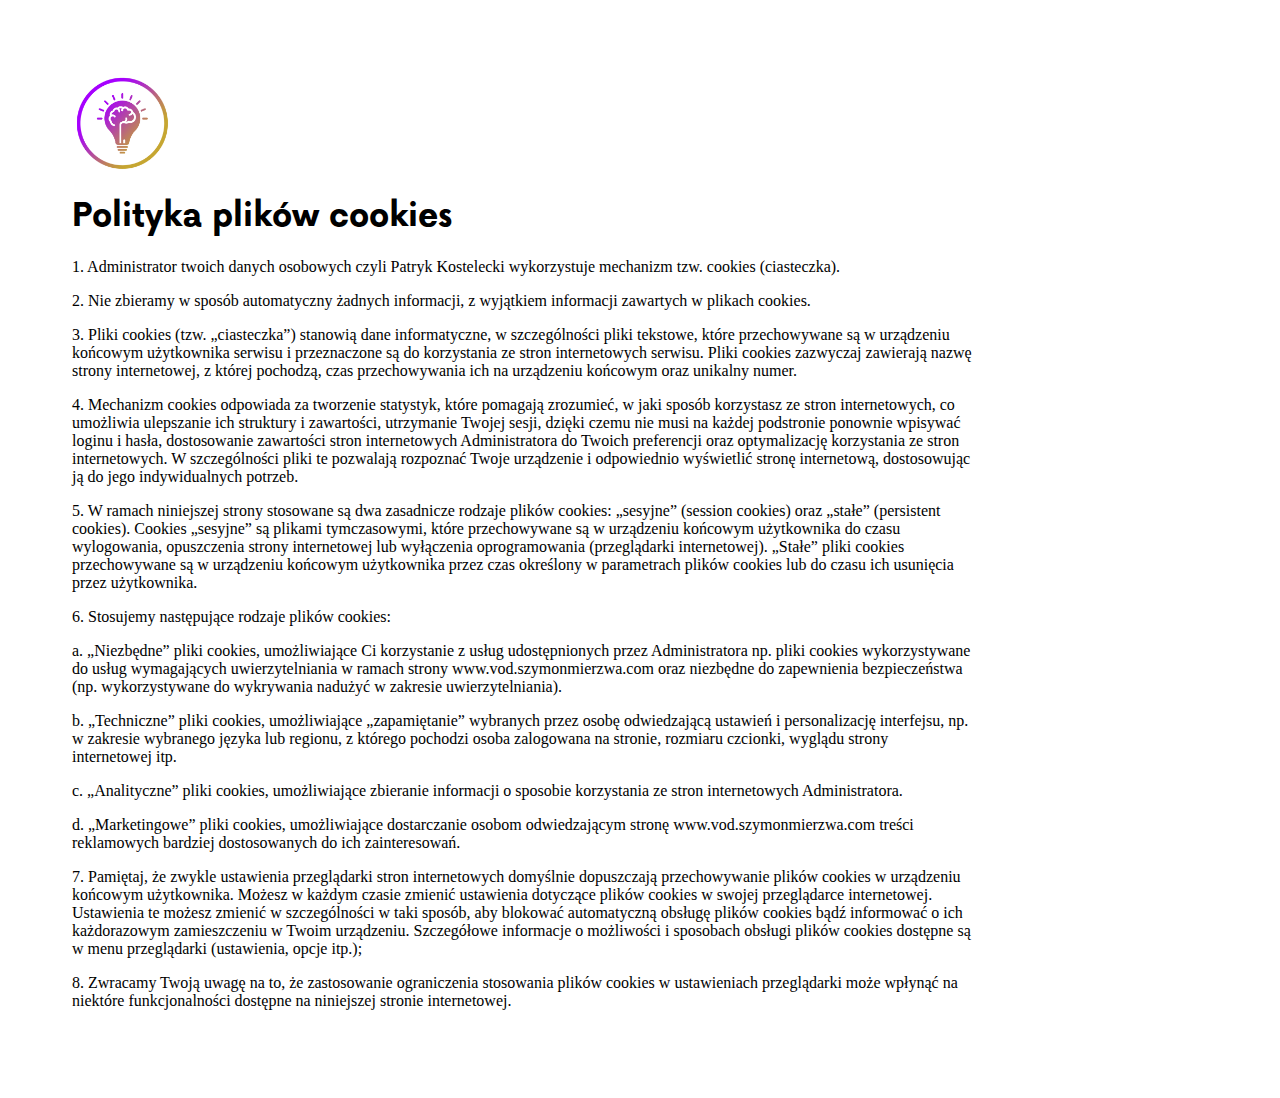
<file: cookiepolicy.html>
<!DOCTYPE html>
<html lang="en">
  <head>
    <meta charset="UTF-8" />
    <meta http-equiv="X-UA-Compatible" content="IE=edge" />
    <meta name="viewport" content="width=device-width, initial-scale=1.0" />
    <title>Cookie Policy</title>
    <link rel="stylesheet" href="policy-styles.css" />
  </head>
  <header>
    <a href="./index.html"
      ><img src="./images/logo.png" alt="link do strony głównej"
    /></a>
  </header>
  <body>
    <h1>Polityka plików cookies</h1>
    <p>
      1. Administrator twoich danych osobowych czyli Patryk Kostelecki
      wykorzystuje mechanizm tzw. cookies (ciasteczka).
    </p>
    <p>
      2. Nie zbieramy w sposób automatyczny żadnych informacji, z wyjątkiem
      informacji zawartych w plikach cookies.
    </p>
    <p>
      3. Pliki cookies (tzw. „ciasteczka”) stanowią dane informatyczne, w
      szczególności pliki tekstowe, które przechowywane są w urządzeniu końcowym
      użytkownika serwisu i przeznaczone są do korzystania ze stron
      internetowych serwisu. Pliki cookies zazwyczaj zawierają nazwę strony
      internetowej, z której pochodzą, czas przechowywania ich na urządzeniu
      końcowym oraz unikalny numer.
    </p>
    <p>
      4. Mechanizm cookies odpowiada za tworzenie statystyk, które pomagają
      zrozumieć, w jaki sposób korzystasz ze stron internetowych, co umożliwia
      ulepszanie ich struktury i zawartości, utrzymanie Twojej sesji, dzięki
      czemu nie musi na każdej podstronie ponownie wpisywać loginu i hasła,
      dostosowanie zawartości stron internetowych Administratora do Twoich
      preferencji oraz optymalizację korzystania ze stron internetowych. W
      szczególności pliki te pozwalają rozpoznać Twoje urządzenie i odpowiednio
      wyświetlić stronę internetową, dostosowując ją do jego indywidualnych
      potrzeb.
    </p>
    <p>
      5. W ramach niniejszej strony stosowane są dwa zasadnicze rodzaje plików
      cookies: „sesyjne” (session cookies) oraz „stałe” (persistent cookies).
      Cookies „sesyjne” są plikami tymczasowymi, które przechowywane są w
      urządzeniu końcowym użytkownika do czasu wylogowania, opuszczenia strony
      internetowej lub wyłączenia oprogramowania (przeglądarki internetowej).
      „Stałe” pliki cookies przechowywane są w urządzeniu końcowym użytkownika
      przez czas określony w parametrach plików cookies lub do czasu ich
      usunięcia przez użytkownika.
    </p>
    <p>6. Stosujemy następujące rodzaje plików cookies:</p>
    <p>
      a. „Niezbędne” pliki cookies, umożliwiające Ci korzystanie z usług
      udostępnionych przez Administratora np. pliki cookies wykorzystywane do
      usług wymagających uwierzytelniania w ramach strony
      www.vod.szymonmierzwa.com oraz niezbędne do zapewnienia bezpieczeństwa
      (np. wykorzystywane do wykrywania nadużyć w zakresie uwierzytelniania).
    </p>
    <p>
      b. „Techniczne” pliki cookies, umożliwiające „zapamiętanie” wybranych
      przez osobę odwiedzającą ustawień i personalizację interfejsu, np. w
      zakresie wybranego języka lub regionu, z którego pochodzi osoba zalogowana
      na stronie, rozmiaru czcionki, wyglądu strony internetowej itp.
    </p>
    <p>
      c. „Analityczne” pliki cookies, umożliwiające zbieranie informacji o
      sposobie korzystania ze stron internetowych Administratora.
    </p>
    <p>
      d. „Marketingowe” pliki cookies, umożliwiające dostarczanie osobom
      odwiedzającym stronę www.vod.szymonmierzwa.com treści reklamowych bardziej
      dostosowanych do ich zainteresowań.
    </p>

    <p>
      7. Pamiętaj, że zwykle ustawienia przeglądarki stron internetowych
      domyślnie dopuszczają przechowywanie plików cookies w urządzeniu końcowym
      użytkownika. Możesz w każdym czasie zmienić ustawienia dotyczące plików
      cookies w swojej przeglądarce internetowej. Ustawienia te możesz zmienić w
      szczególności w taki sposób, aby blokować automatyczną obsługę plików
      cookies bądź informować o ich każdorazowym zamieszczeniu w Twoim
      urządzeniu. Szczegółowe informacje o możliwości i sposobach obsługi plików
      cookies dostępne są w menu przeglądarki (ustawienia, opcje itp.);
    </p>
    <p>
      8. Zwracamy Twoją uwagę na to, że zastosowanie ograniczenia stosowania
      plików cookies w ustawieniach przeglądarki może wpłynąć na niektóre
      funkcjonalności dostępne na niniejszej stronie internetowej.
    </p>
  </body>
</html>
</file>
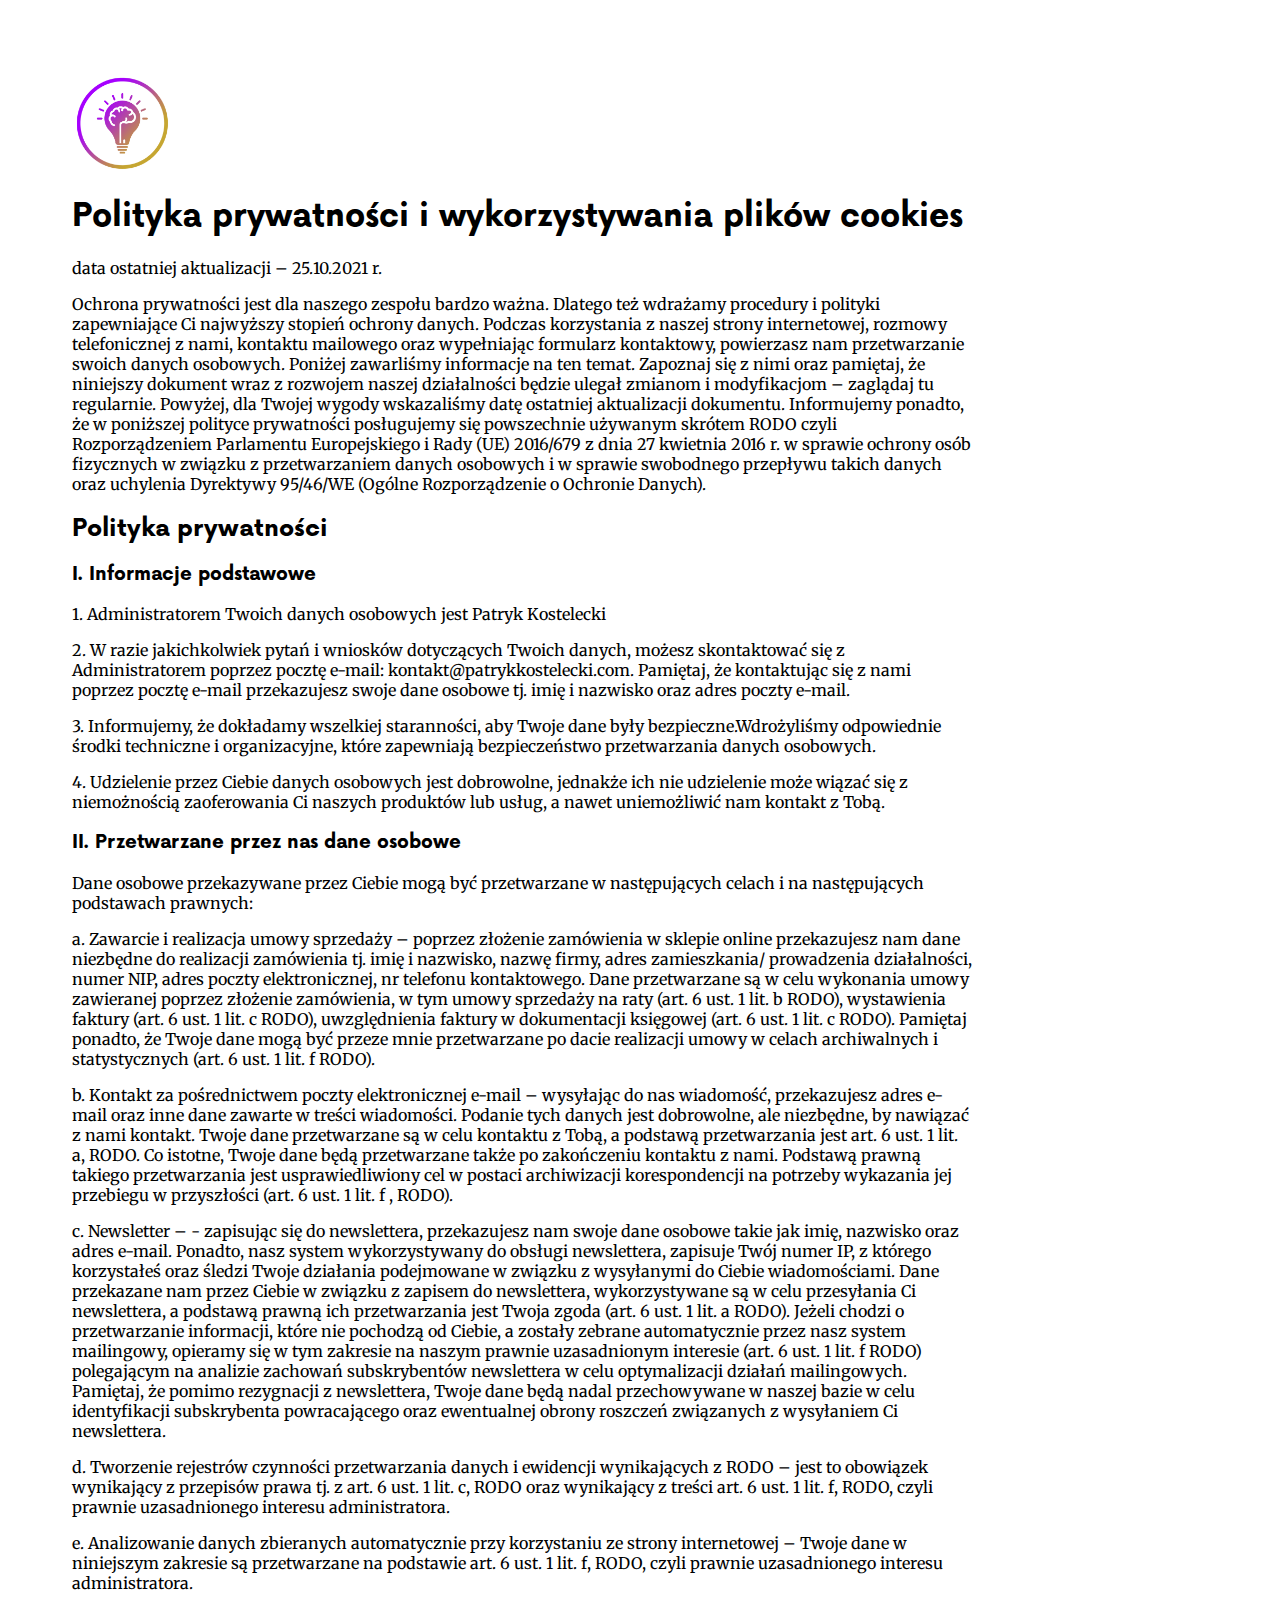
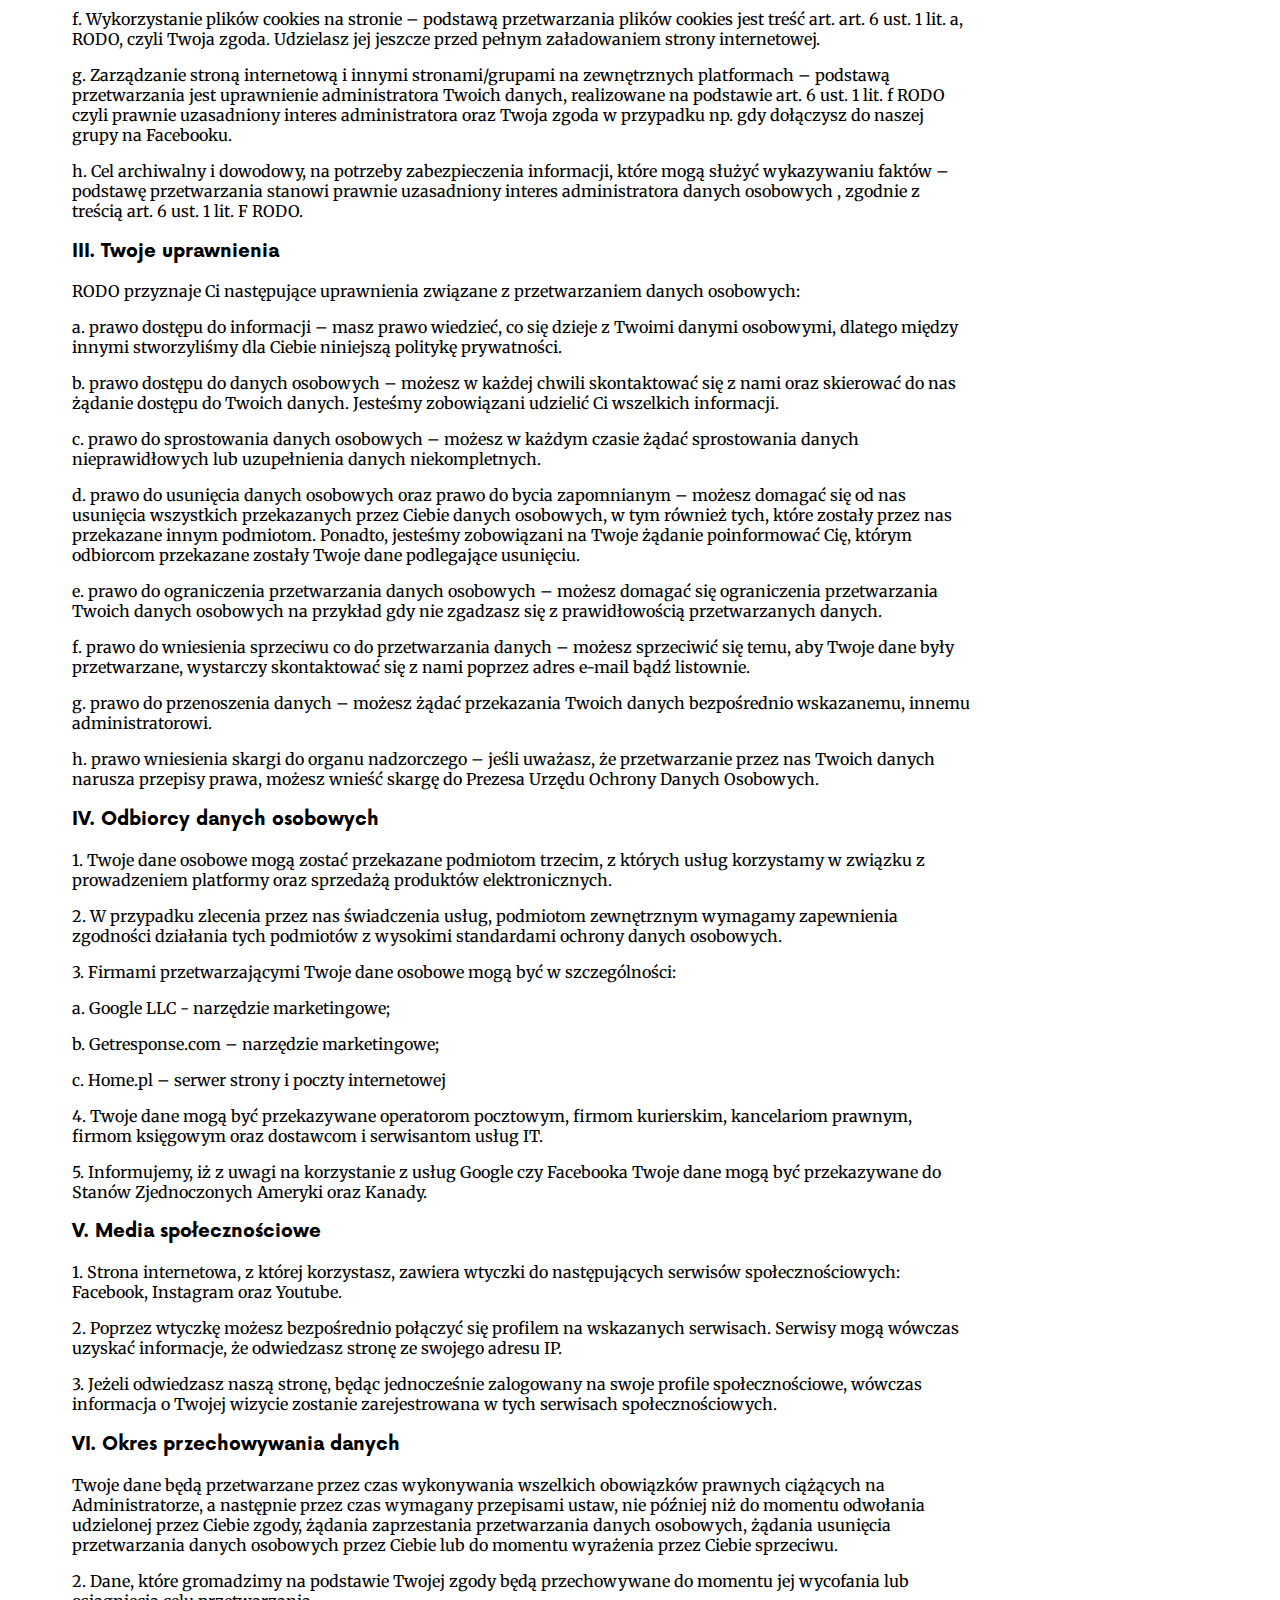
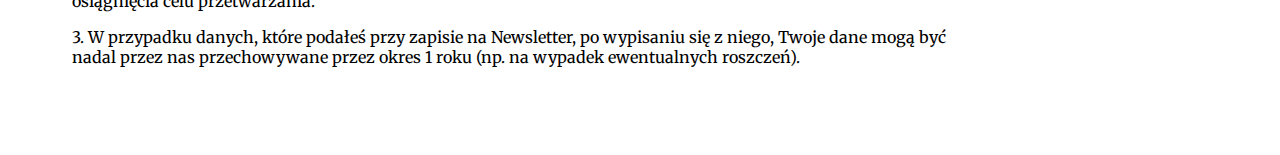
<file: privacypolicy.html>
<!DOCTYPE html>
<html lang="en">
  <head>
    <meta charset="UTF-8" />
    <meta http-equiv="X-UA-Compatible" content="IE=edge" />
    <meta name="viewport" content="width=device-width, initial-scale=1.0" />
    <title>Polityka prywatności</title>
    <link rel="stylesheet" href="policy-styles.css" />

    <link rel="preconnect" href="https://fonts.googleapis.com" />
    <link rel="preconnect" href="https://fonts.gstatic.com" crossorigin />
    <link
      href="https://fonts.googleapis.com/css2?family=Merriweather:wght@300;400&display=swap"
      rel="stylesheet"
    />
  </head>
  <header>
    <a href="./index.html"
      ><img src="./images/logo.png" alt="link do strony głównej"
    /></a>
  </header>
  <body>
    <h1>Polityka prywatności i wykorzystywania plików cookies</h1>
    <p>data ostatniej aktualizacji – 25.10.2021 r.</p>
    <p></p>
    <p>
      Ochrona prywatności jest dla naszego zespołu bardzo ważna. Dlatego też
      wdrażamy procedury i polityki zapewniające Ci najwyższy stopień ochrony
      danych. Podczas korzystania z naszej strony internetowej, rozmowy
      telefonicznej z nami, kontaktu mailowego oraz wypełniając formularz
      kontaktowy, powierzasz nam przetwarzanie swoich danych osobowych. Poniżej
      zawarliśmy informacje na ten temat. Zapoznaj się z nimi oraz pamiętaj, że
      niniejszy dokument wraz z rozwojem naszej działalności będzie ulegał
      zmianom i modyfikacjom – zaglądaj tu regularnie. Powyżej, dla Twojej
      wygody wskazaliśmy datę ostatniej aktualizacji dokumentu. Informujemy
      ponadto, że w poniższej polityce prywatności posługujemy się powszechnie
      używanym skrótem RODO czyli Rozporządzeniem Parlamentu Europejskiego i
      Rady (UE) 2016/679 z dnia 27 kwietnia 2016 r. w sprawie ochrony osób
      fizycznych w związku z przetwarzaniem danych osobowych i w sprawie
      swobodnego przepływu takich danych oraz uchylenia Dyrektywy 95/46/WE
      (Ogólne Rozporządzenie o Ochronie Danych).
    </p>

    <p></p>

    <h2>Polityka prywatności</h2>

    <h3>I. Informacje podstawowe</h3>
    <p>1. Administratorem Twoich danych osobowych jest Patryk Kostelecki</p>
    <p>
      2. W razie jakichkolwiek pytań i wniosków dotyczących Twoich danych,
      możesz skontaktować się z Administratorem poprzez pocztę e-mail:
      kontakt@patrykkostelecki.com. Pamiętaj, że kontaktując się z nami poprzez
      pocztę e-mail przekazujesz swoje dane osobowe tj. imię i nazwisko oraz
      adres poczty e-mail.
    </p>
    <p>
      3. Informujemy, że dokładamy wszelkiej staranności, aby Twoje dane były
      bezpieczne.Wdrożyliśmy odpowiednie środki techniczne i organizacyjne,
      które zapewniają bezpieczeństwo przetwarzania danych osobowych.
    </p>
    <p>
      4. Udzielenie przez Ciebie danych osobowych jest dobrowolne, jednakże ich
      nie udzielenie może wiązać się z niemożnością zaoferowania Ci naszych
      produktów lub usług, a nawet uniemożliwić nam kontakt z Tobą.
    </p>

    <h3>II. Przetwarzane przez nas dane osobowe</h3>
    <p>
      Dane osobowe przekazywane przez Ciebie mogą być przetwarzane w
      następujących celach i na następujących podstawach prawnych:
    </p>
    <p>
      a. Zawarcie i realizacja umowy sprzedaży – poprzez złożenie zamówienia w
      sklepie online przekazujesz nam dane niezbędne do realizacji zamówienia
      tj. imię i nazwisko, nazwę firmy, adres zamieszkania/ prowadzenia
      działalności, numer NIP, adres poczty elektronicznej, nr telefonu
      kontaktowego. Dane przetwarzane są w celu wykonania umowy zawieranej
      poprzez złożenie zamówienia, w tym umowy sprzedaży na raty (art. 6 ust. 1
      lit. b RODO), wystawienia faktury (art. 6 ust. 1 lit. c RODO),
      uwzględnienia faktury w dokumentacji księgowej (art. 6 ust. 1 lit. c
      RODO). Pamiętaj ponadto, że Twoje dane mogą być przeze mnie przetwarzane
      po dacie realizacji umowy w celach archiwalnych i statystycznych (art. 6
      ust. 1 lit. f RODO).
    </p>
    <p>
      b. Kontakt za pośrednictwem poczty elektronicznej e-mail – wysyłając do
      nas wiadomość, przekazujesz adres e-mail oraz inne dane zawarte w treści
      wiadomości. Podanie tych danych jest dobrowolne, ale niezbędne, by
      nawiązać z nami kontakt. Twoje dane przetwarzane są w celu kontaktu z
      Tobą, a podstawą przetwarzania jest art. 6 ust. 1 lit. a, RODO. Co
      istotne, Twoje dane będą przetwarzane także po zakończeniu kontaktu z
      nami. Podstawą prawną takiego przetwarzania jest usprawiedliwiony cel w
      postaci archiwizacji korespondencji na potrzeby wykazania jej przebiegu w
      przyszłości (art. 6 ust. 1 lit. f , RODO).
    </p>
    <p>
      c. Newsletter – - zapisując się do newslettera, przekazujesz nam swoje
      dane osobowe takie jak imię, nazwisko oraz adres e-mail. Ponadto, nasz
      system wykorzystywany do obsługi newslettera, zapisuje Twój numer IP, z
      którego korzystałeś oraz śledzi Twoje działania podejmowane w związku z
      wysyłanymi do Ciebie wiadomościami. Dane przekazane nam przez Ciebie w
      związku z zapisem do newslettera, wykorzystywane są w celu przesyłania Ci
      newslettera, a podstawą prawną ich przetwarzania jest Twoja zgoda (art. 6
      ust. 1 lit. a RODO). Jeżeli chodzi o przetwarzanie informacji, które nie
      pochodzą od Ciebie, a zostały zebrane automatycznie przez nasz system
      mailingowy, opieramy się w tym zakresie na naszym prawnie uzasadnionym
      interesie (art. 6 ust. 1 lit. f RODO) polegającym na analizie zachowań
      subskrybentów newslettera w celu optymalizacji działań mailingowych.
      Pamiętaj, że pomimo rezygnacji z newslettera, Twoje dane będą nadal
      przechowywane w naszej bazie w celu identyfikacji subskrybenta
      powracającego oraz ewentualnej obrony roszczeń związanych z wysyłaniem Ci
      newslettera.
    </p>
    <p>
      d. Tworzenie rejestrów czynności przetwarzania danych i ewidencji
      wynikających z RODO – jest to obowiązek wynikający z przepisów prawa tj. z
      art. 6 ust. 1 lit. c, RODO oraz wynikający z treści art. 6 ust. 1 lit. f,
      RODO, czyli prawnie uzasadnionego interesu administratora.
    </p>
    <p>
      e. Analizowanie danych zbieranych automatycznie przy korzystaniu ze strony
      internetowej – Twoje dane w niniejszym zakresie są przetwarzane na
      podstawie art. 6 ust. 1 lit. f, RODO, czyli prawnie uzasadnionego interesu
      administratora.
    </p>
    <p>
      f. Wykorzystanie plików cookies na stronie – podstawą przetwarzania plików
      cookies jest treść art. art. 6 ust. 1 lit. a, RODO, czyli Twoja zgoda.
      Udzielasz jej jeszcze przed pełnym załadowaniem strony internetowej.
    </p>
    <p>
      g. Zarządzanie stroną internetową i innymi stronami/grupami na
      zewnętrznych platformach – podstawą przetwarzania jest uprawnienie
      administratora Twoich danych, realizowane na podstawie art. 6 ust. 1 lit.
      f RODO czyli prawnie uzasadniony interes administratora oraz Twoja zgoda w
      przypadku np. gdy dołączysz do naszej grupy na Facebooku.
    </p>
    <p>
      h. Cel archiwalny i dowodowy, na potrzeby zabezpieczenia informacji, które
      mogą służyć wykazywaniu faktów – podstawę przetwarzania stanowi prawnie
      uzasadniony interes administratora danych osobowych , zgodnie z treścią
      art. 6 ust. 1 lit. F RODO.
    </p>

    <h3>III. Twoje uprawnienia</h3>
    <p>
      RODO przyznaje Ci następujące uprawnienia związane z przetwarzaniem danych
      osobowych:
    </p>
    <p>
      a. prawo dostępu do informacji – masz prawo wiedzieć, co się dzieje z
      Twoimi danymi osobowymi, dlatego między innymi stworzyliśmy dla Ciebie
      niniejszą politykę prywatności.
    </p>
    <p>
      b. prawo dostępu do danych osobowych – możesz w każdej chwili skontaktować
      się z nami oraz skierować do nas żądanie dostępu do Twoich danych.
      Jesteśmy zobowiązani udzielić Ci wszelkich informacji.
    </p>
    <p>
      c. prawo do sprostowania danych osobowych – możesz w każdym czasie żądać
      sprostowania danych nieprawidłowych lub uzupełnienia danych
      niekompletnych.
    </p>
    <p>
      d. prawo do usunięcia danych osobowych oraz prawo do bycia zapomnianym –
      możesz domagać się od nas usunięcia wszystkich przekazanych przez Ciebie
      danych osobowych, w tym również tych, które zostały przez nas przekazane
      innym podmiotom. Ponadto, jesteśmy zobowiązani na Twoje żądanie
      poinformować Cię, którym odbiorcom przekazane zostały Twoje dane
      podlegające usunięciu.
    </p>
    <p>
      e. prawo do ograniczenia przetwarzania danych osobowych – możesz domagać
      się ograniczenia przetwarzania Twoich danych osobowych na przykład gdy nie
      zgadzasz się z prawidłowością przetwarzanych danych.
    </p>
    <p>
      f. prawo do wniesienia sprzeciwu co do przetwarzania danych – możesz
      sprzeciwić się temu, aby Twoje dane były przetwarzane, wystarczy
      skontaktować się z nami poprzez adres e-mail bądź listownie.
    </p>
    <p>
      g. prawo do przenoszenia danych – możesz żądać przekazania Twoich danych
      bezpośrednio wskazanemu, innemu administratorowi.
    </p>
    <p>
      h. prawo wniesienia skargi do organu nadzorczego – jeśli uważasz, że
      przetwarzanie przez nas Twoich danych narusza przepisy prawa, możesz
      wnieść skargę do Prezesa Urzędu Ochrony Danych Osobowych.
    </p>

    <h3>IV. Odbiorcy danych osobowych</h3>
    <p>
      1. Twoje dane osobowe mogą zostać przekazane podmiotom trzecim, z których
      usług korzystamy w związku z prowadzeniem platformy oraz sprzedażą
      produktów elektronicznych.
    </p>
    <p>
      2. W przypadku zlecenia przez nas świadczenia usług, podmiotom zewnętrznym
      wymagamy zapewnienia zgodności działania tych podmiotów z wysokimi
      standardami ochrony danych osobowych.
    </p>
    <p>
      3. Firmami przetwarzającymi Twoje dane osobowe mogą być w szczególności:
    </p>
    <p>a. Google LLC - narzędzie marketingowe;</p>
    <p>b. Getresponse.com – narzędzie marketingowe;</p>
    <p>c. Home.pl – serwer strony i poczty internetowej</p>
    <p>
      4. Twoje dane mogą być przekazywane operatorom pocztowym, firmom
      kurierskim, kancelariom prawnym, firmom księgowym oraz dostawcom i
      serwisantom usług IT.
    </p>
    <p>
      5. Informujemy, iż z uwagi na korzystanie z usług Google czy Facebooka
      Twoje dane mogą być przekazywane do Stanów Zjednoczonych Ameryki oraz
      Kanady.
    </p>

    <h3>V. Media społecznościowe</h3>
    <p>
      1. Strona internetowa, z której korzystasz, zawiera wtyczki do
      następujących serwisów społecznościowych: Facebook, Instagram oraz
      Youtube.
    </p>
    <p>
      2. Poprzez wtyczkę możesz bezpośrednio połączyć się profilem na wskazanych
      serwisach. Serwisy mogą wówczas uzyskać informacje, że odwiedzasz stronę
      ze swojego adresu IP.
    </p>
    <p>
      3. Jeżeli odwiedzasz naszą stronę, będąc jednocześnie zalogowany na swoje
      profile społecznościowe, wówczas informacja o Twojej wizycie zostanie
      zarejestrowana w tych serwisach społecznościowych.
    </p>

    <h3>VI. Okres przechowywania danych</h3>
    <p>
      Twoje dane będą przetwarzane przez czas wykonywania wszelkich obowiązków
      prawnych ciążących na Administratorze, a następnie przez czas wymagany
      przepisami ustaw, nie później niż do momentu odwołania udzielonej przez
      Ciebie zgody, żądania zaprzestania przetwarzania danych osobowych, żądania
      usunięcia przetwarzania danych osobowych przez Ciebie lub do momentu
      wyrażenia przez Ciebie sprzeciwu.
    </p>
    <p>
      2. Dane, które gromadzimy na podstawie Twojej zgody będą przechowywane do
      momentu jej wycofania lub osiągnięcia celu przetwarzania.
    </p>
    <p>
      3. W przypadku danych, które podałeś przy zapisie na Newsletter, po
      wypisaniu się z niego, Twoje dane mogą być nadal przez nas przechowywane
      przez okres 1 roku (np. na wypadek ewentualnych roszczeń).
    </p>
  </body>
</html>
</file>
<file: policy-styles.css>
@font-face {
  font-family: "NowRegular";
  src: url(/fonts/NowAlt-Regular.otf);
  font-family: "NowBold";
  src: url(/fonts/NowAlt-Bold.otf);
}

img {
  height: 100px;
}

body {
  padding: 5%;
  max-width: 900px;
}

h1,
h2,
h3 {
  font-family: "NowBold";
}

p {
  font-family: "Merriweather", serif;
}
</file>
